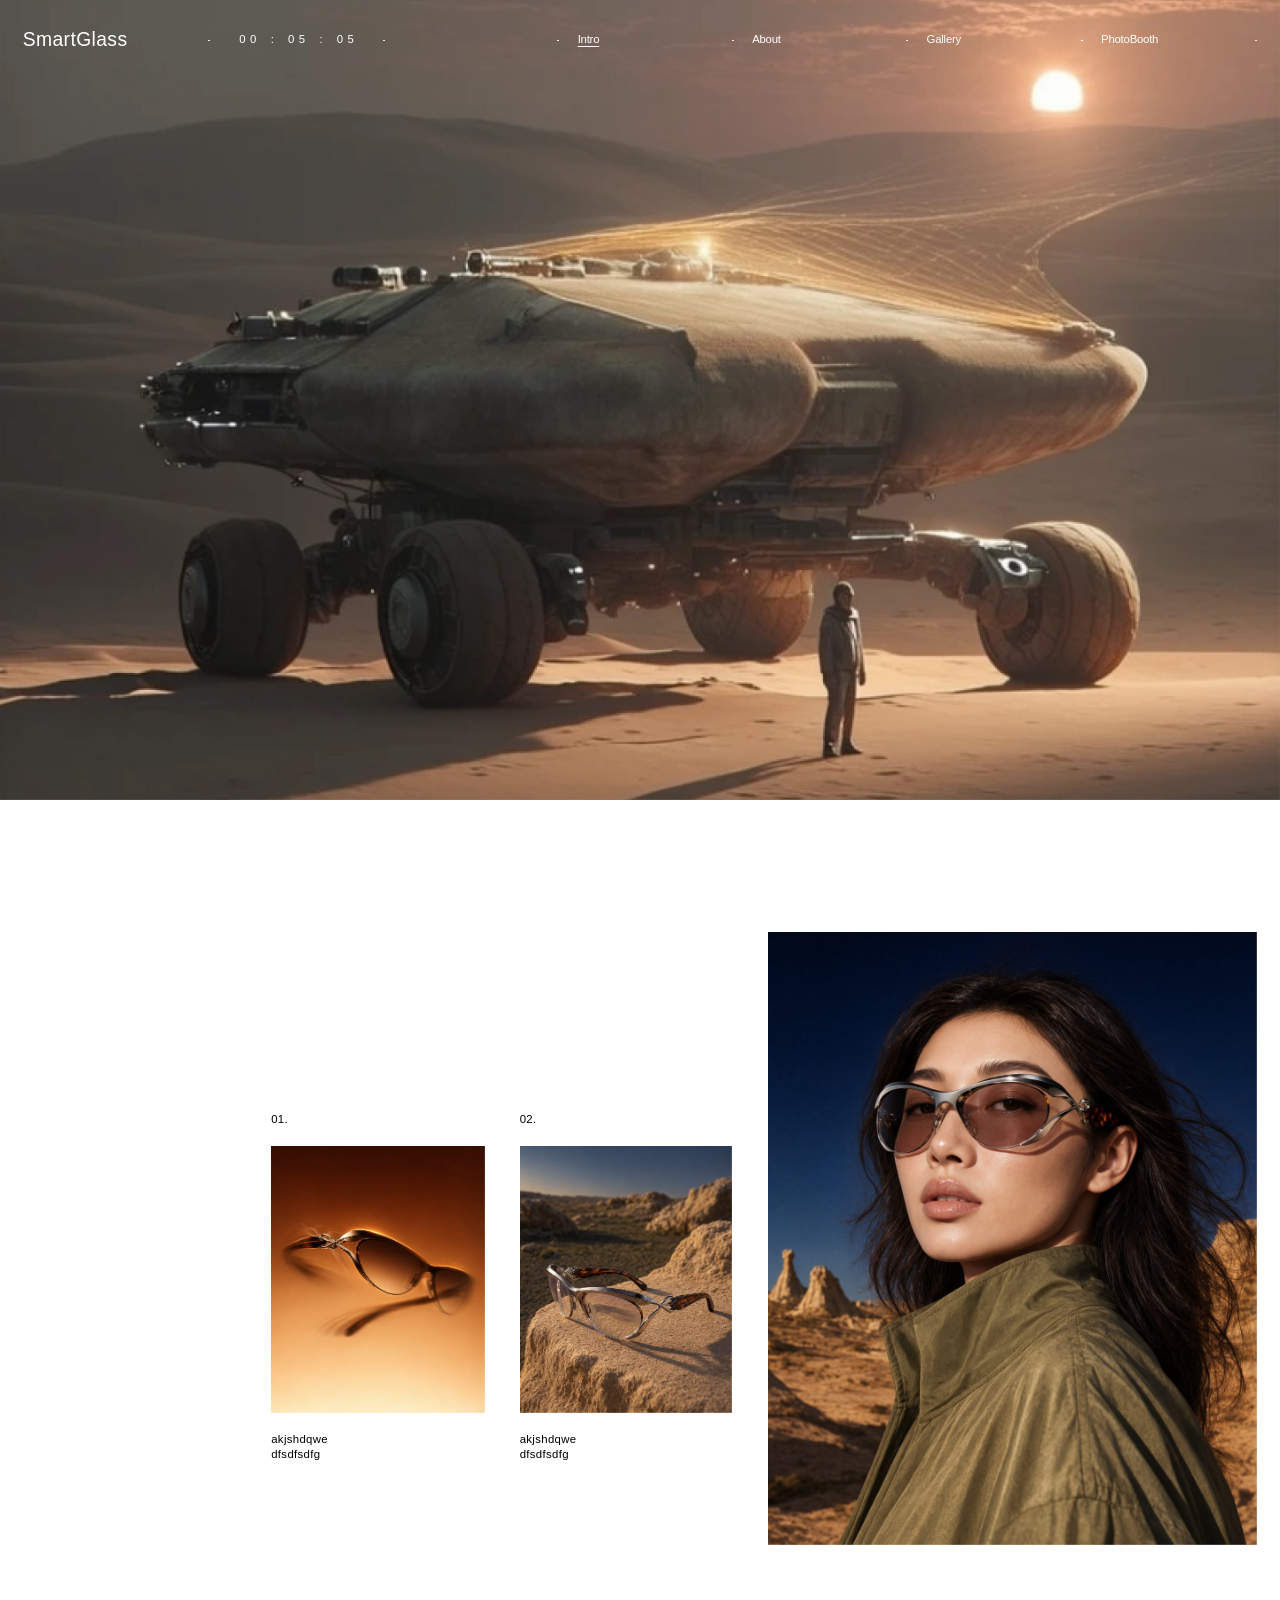
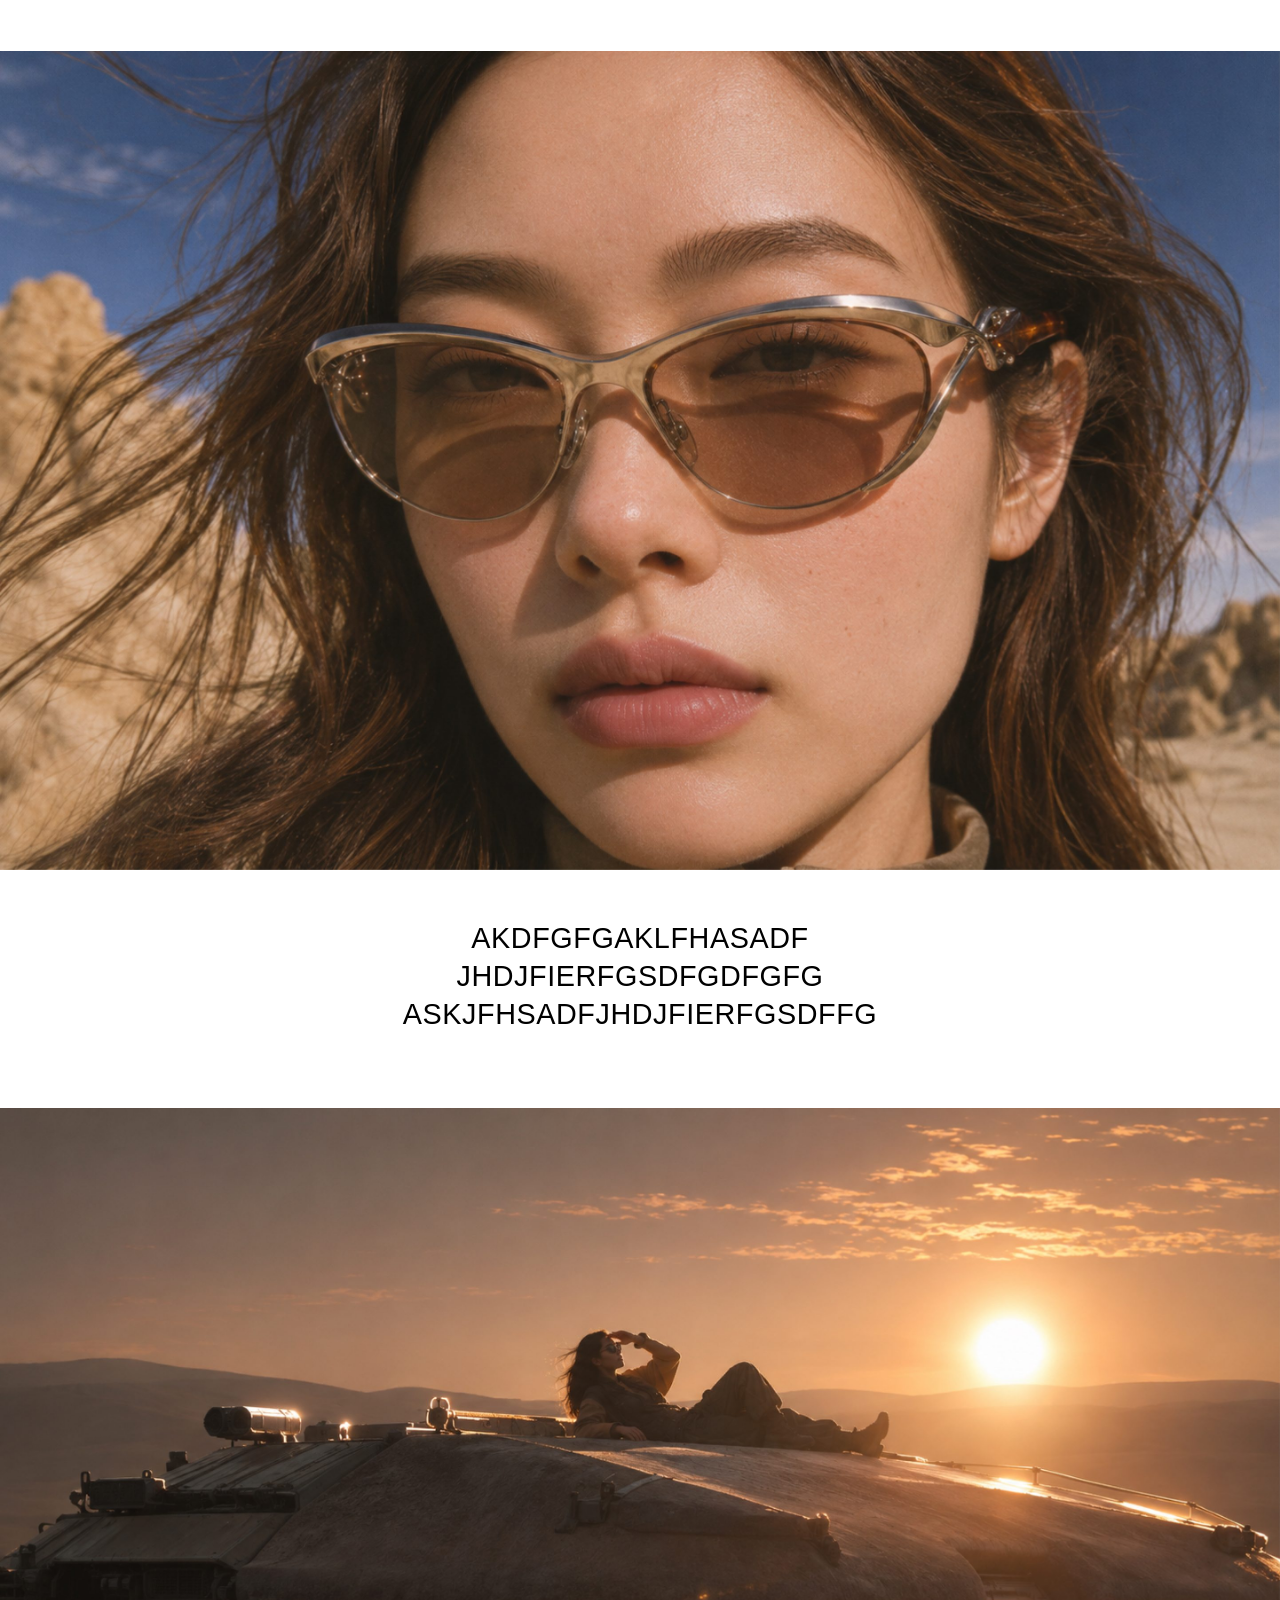
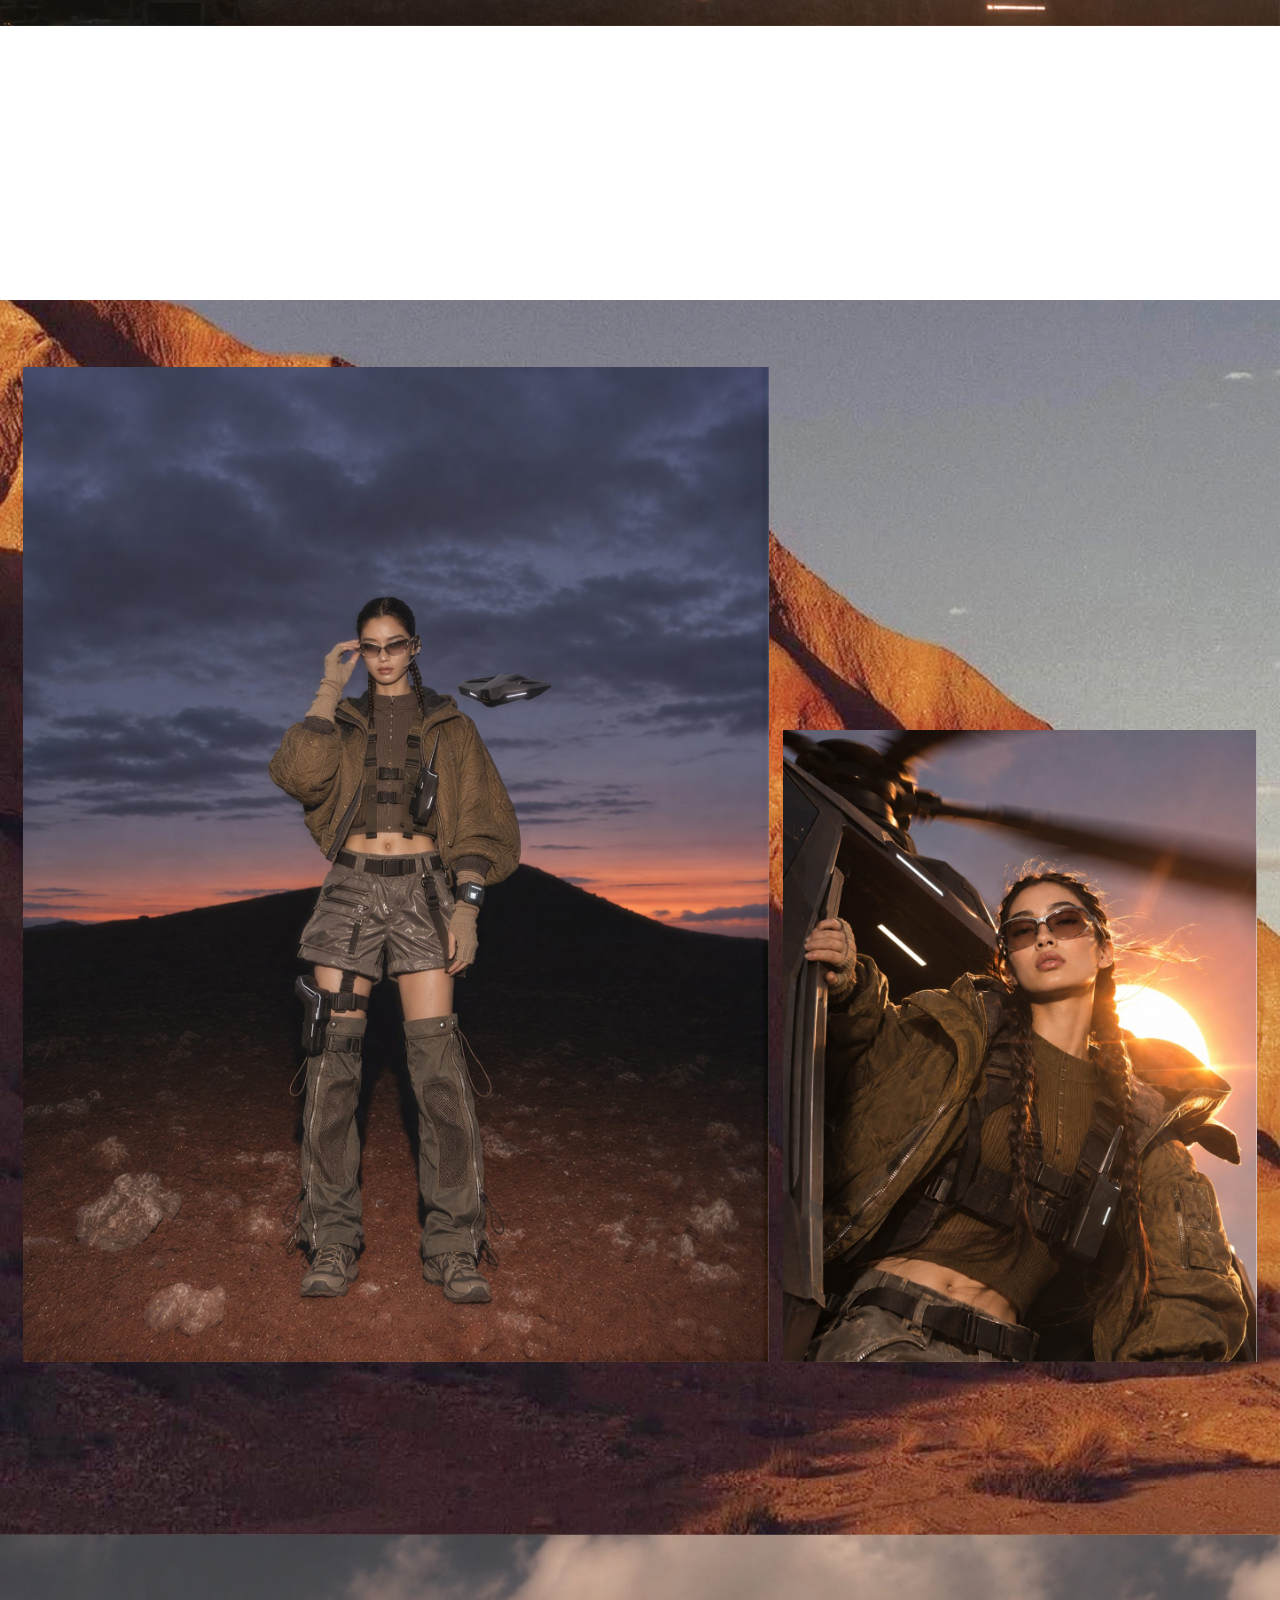
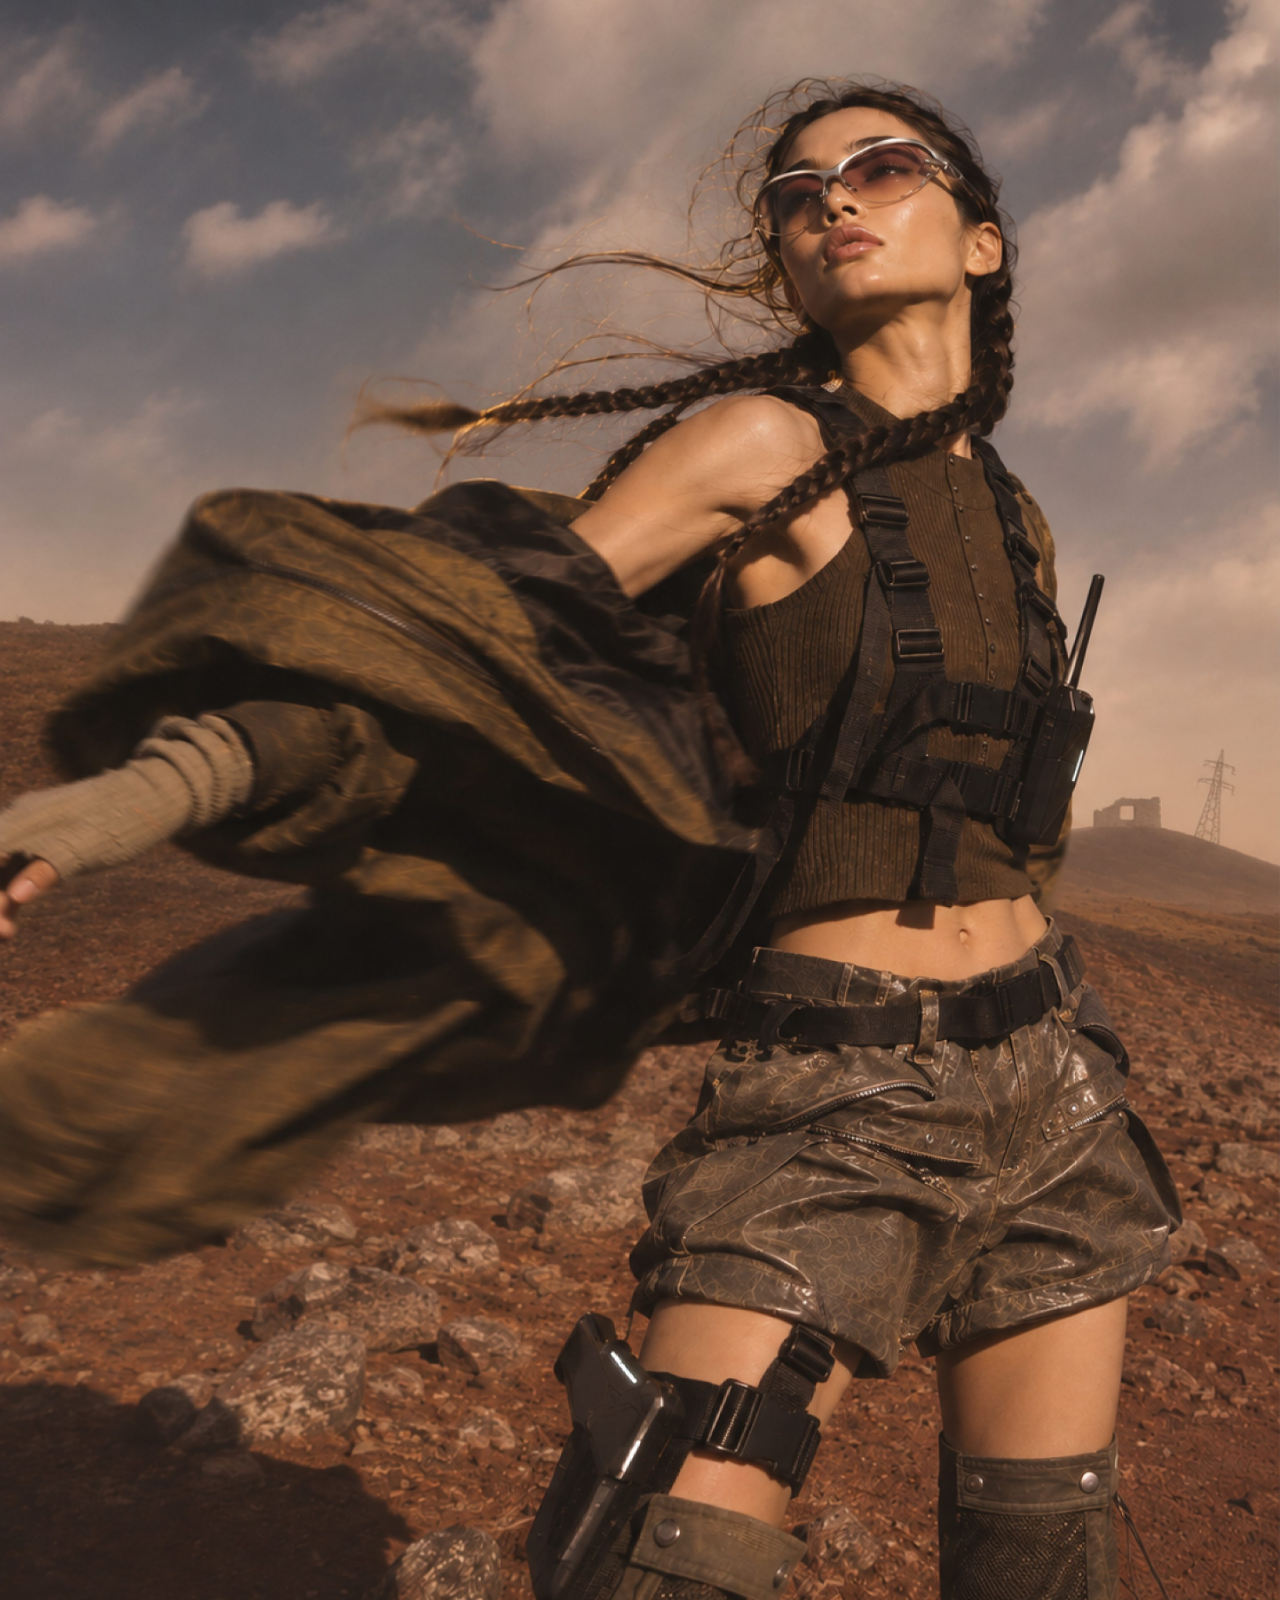
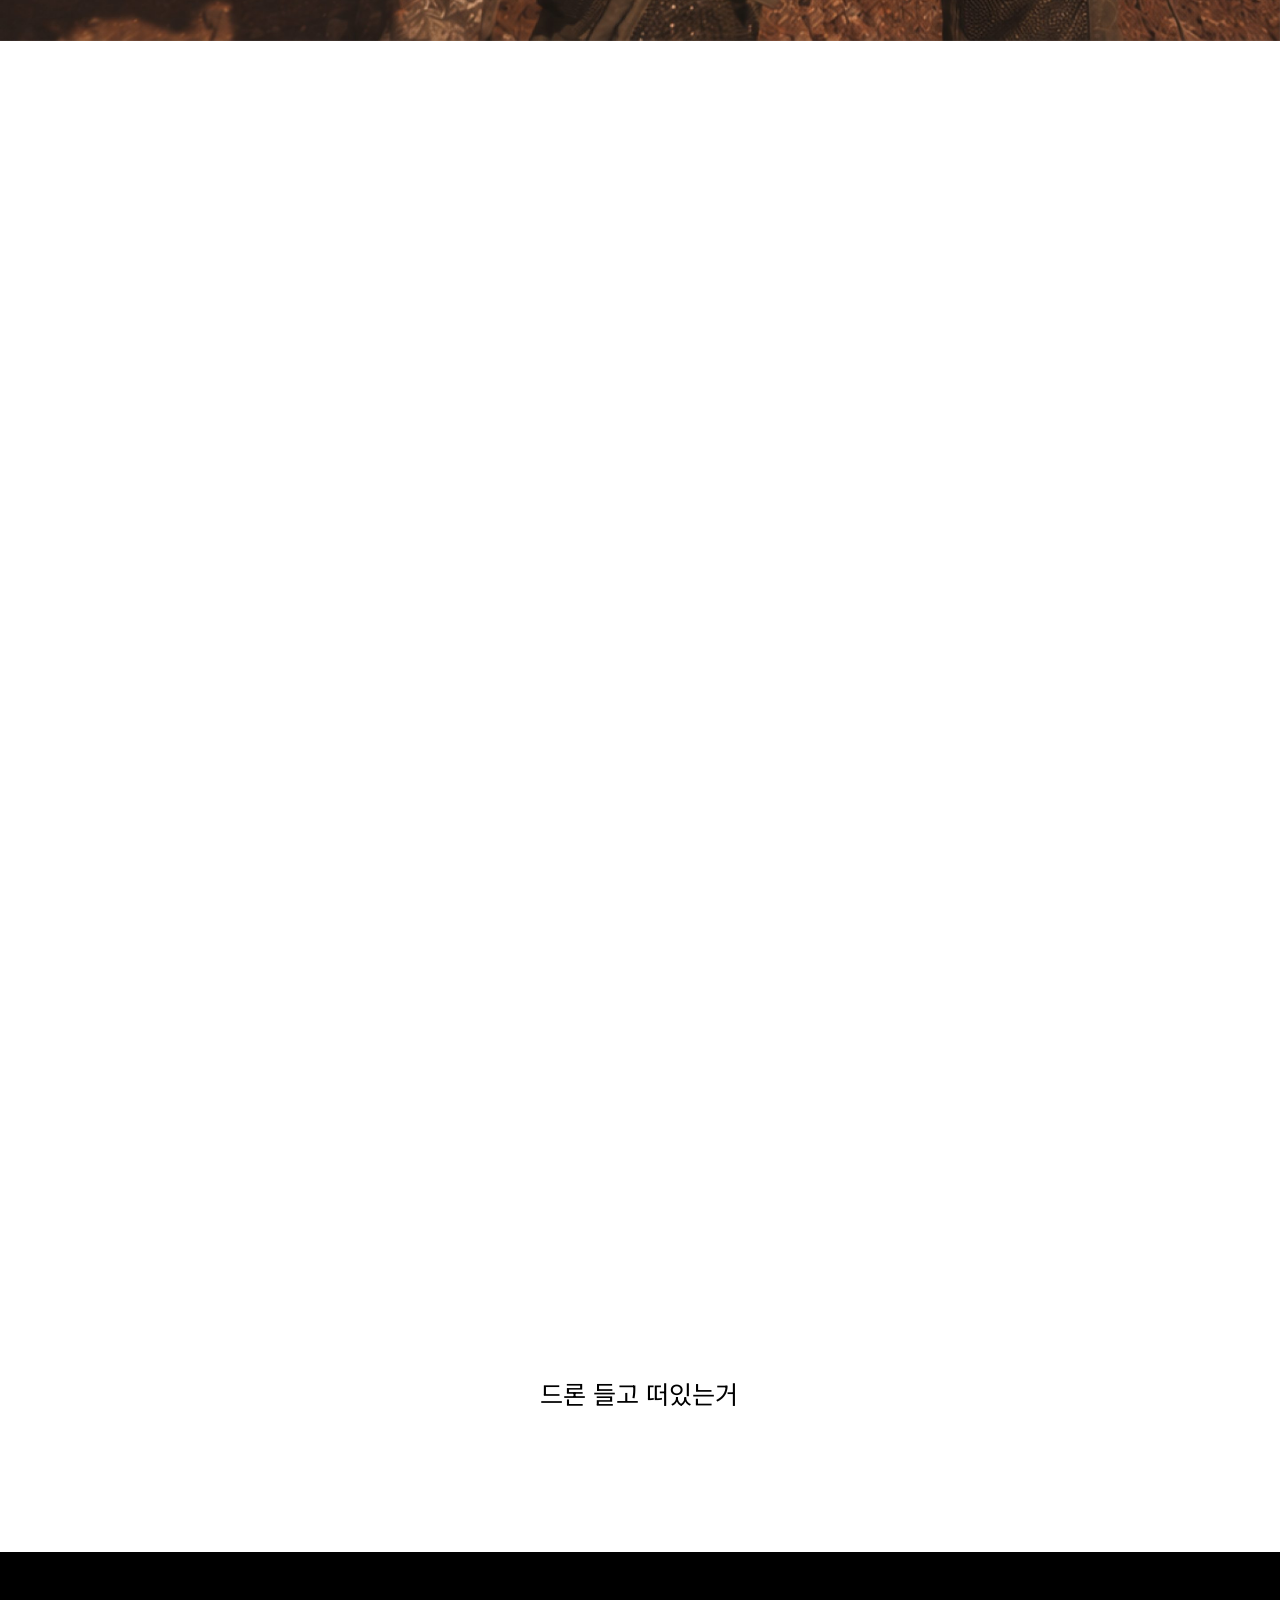
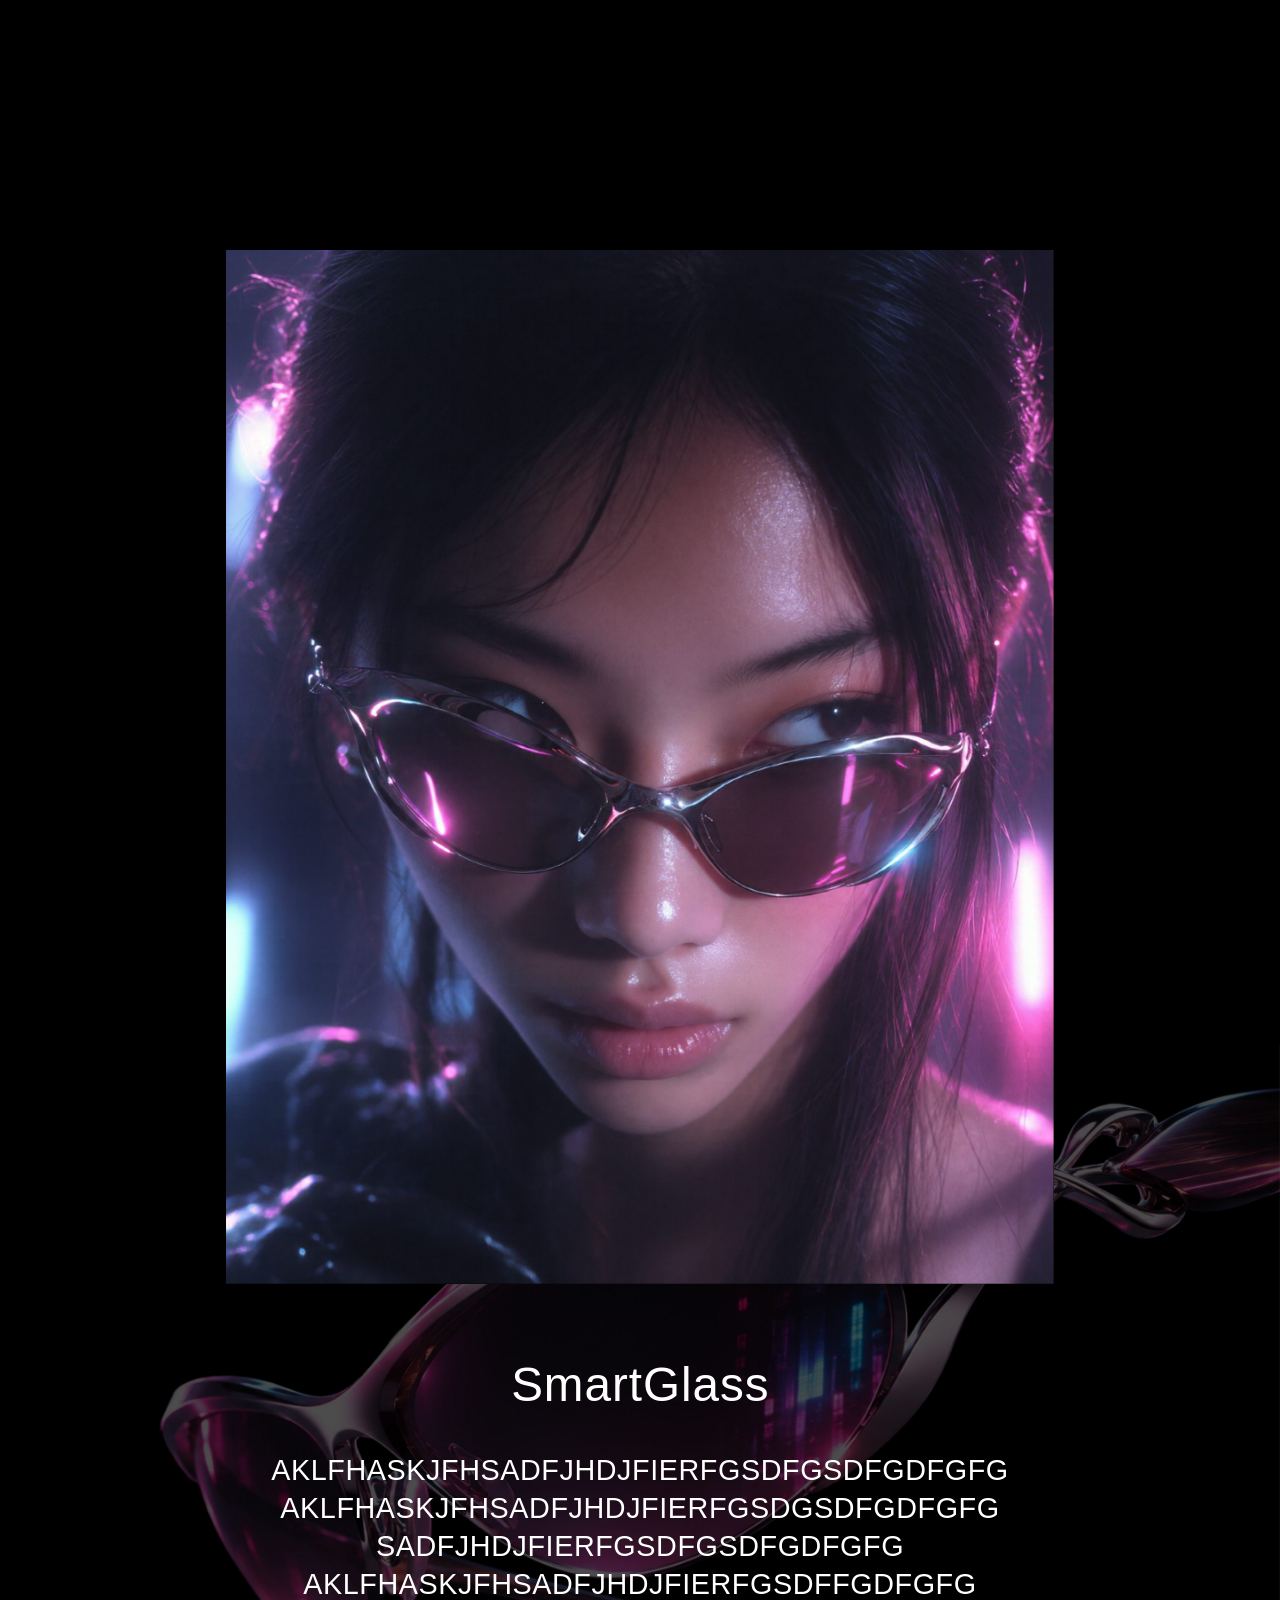
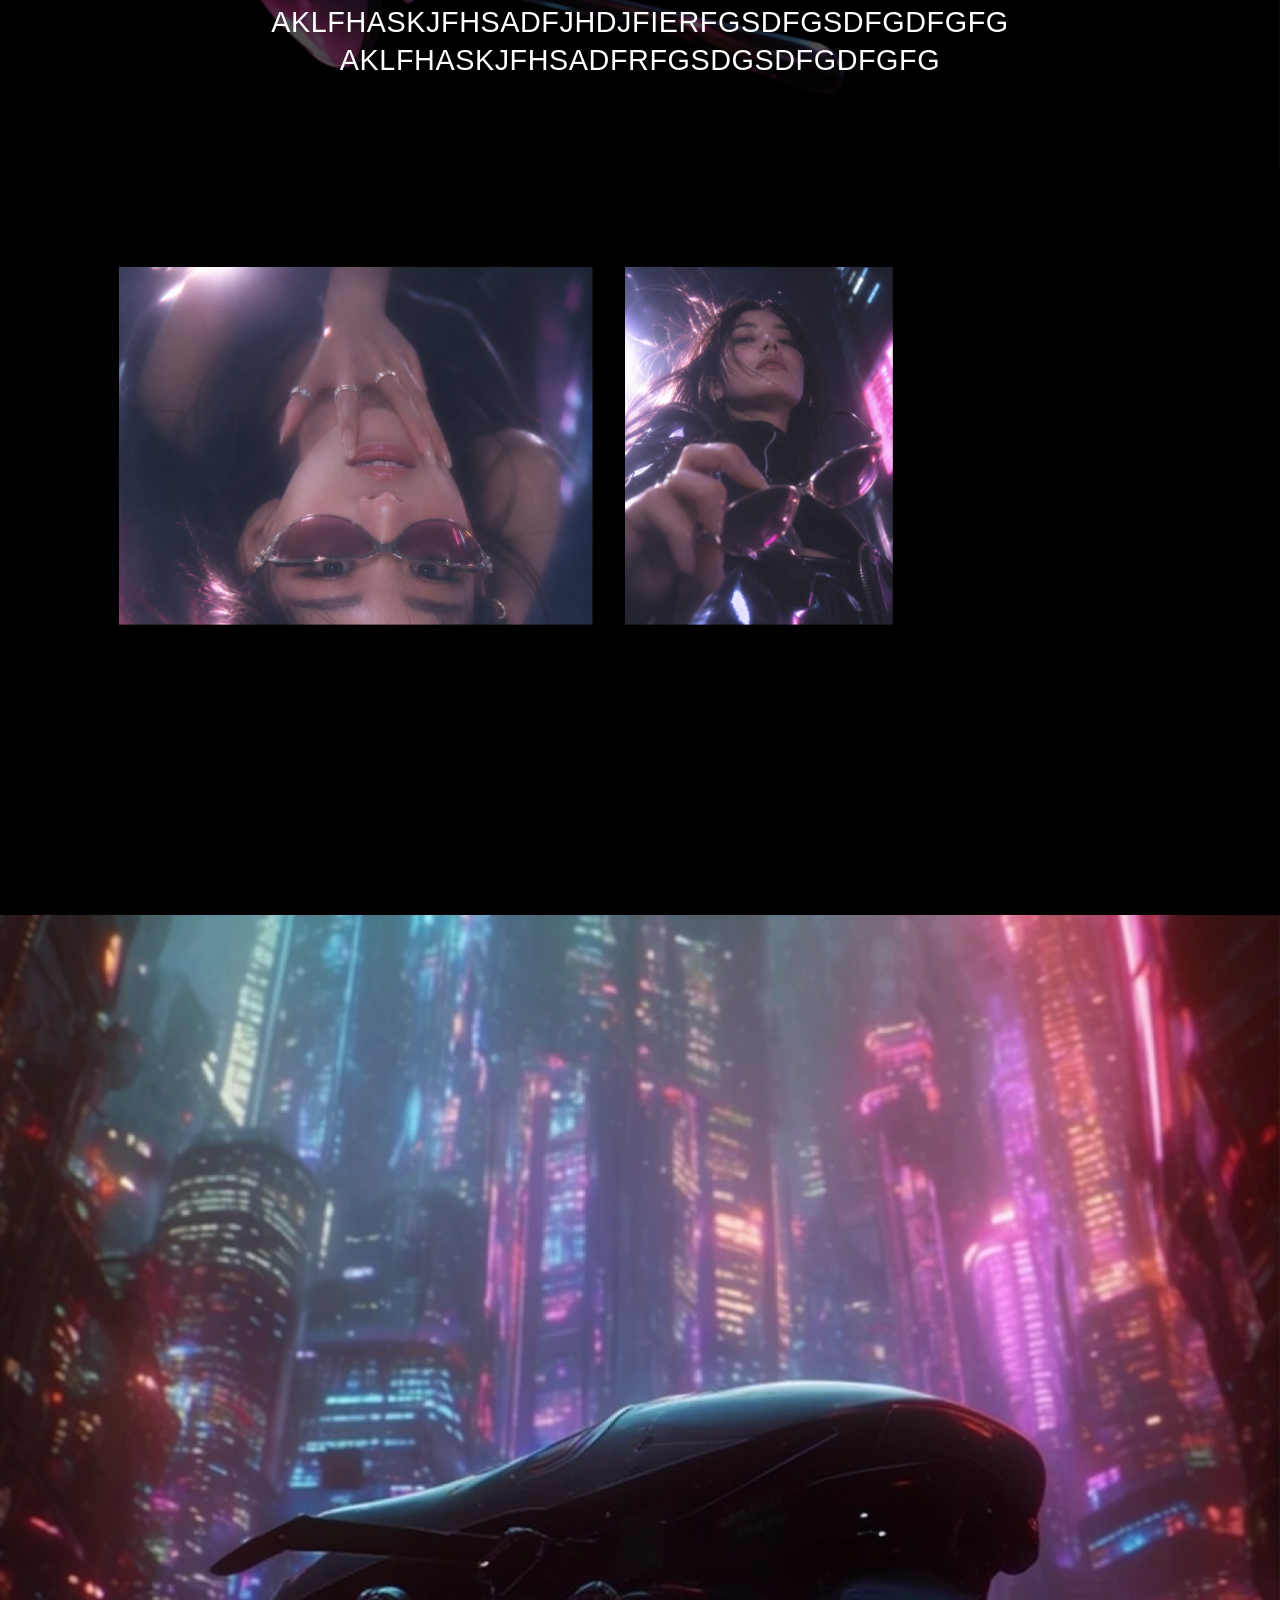
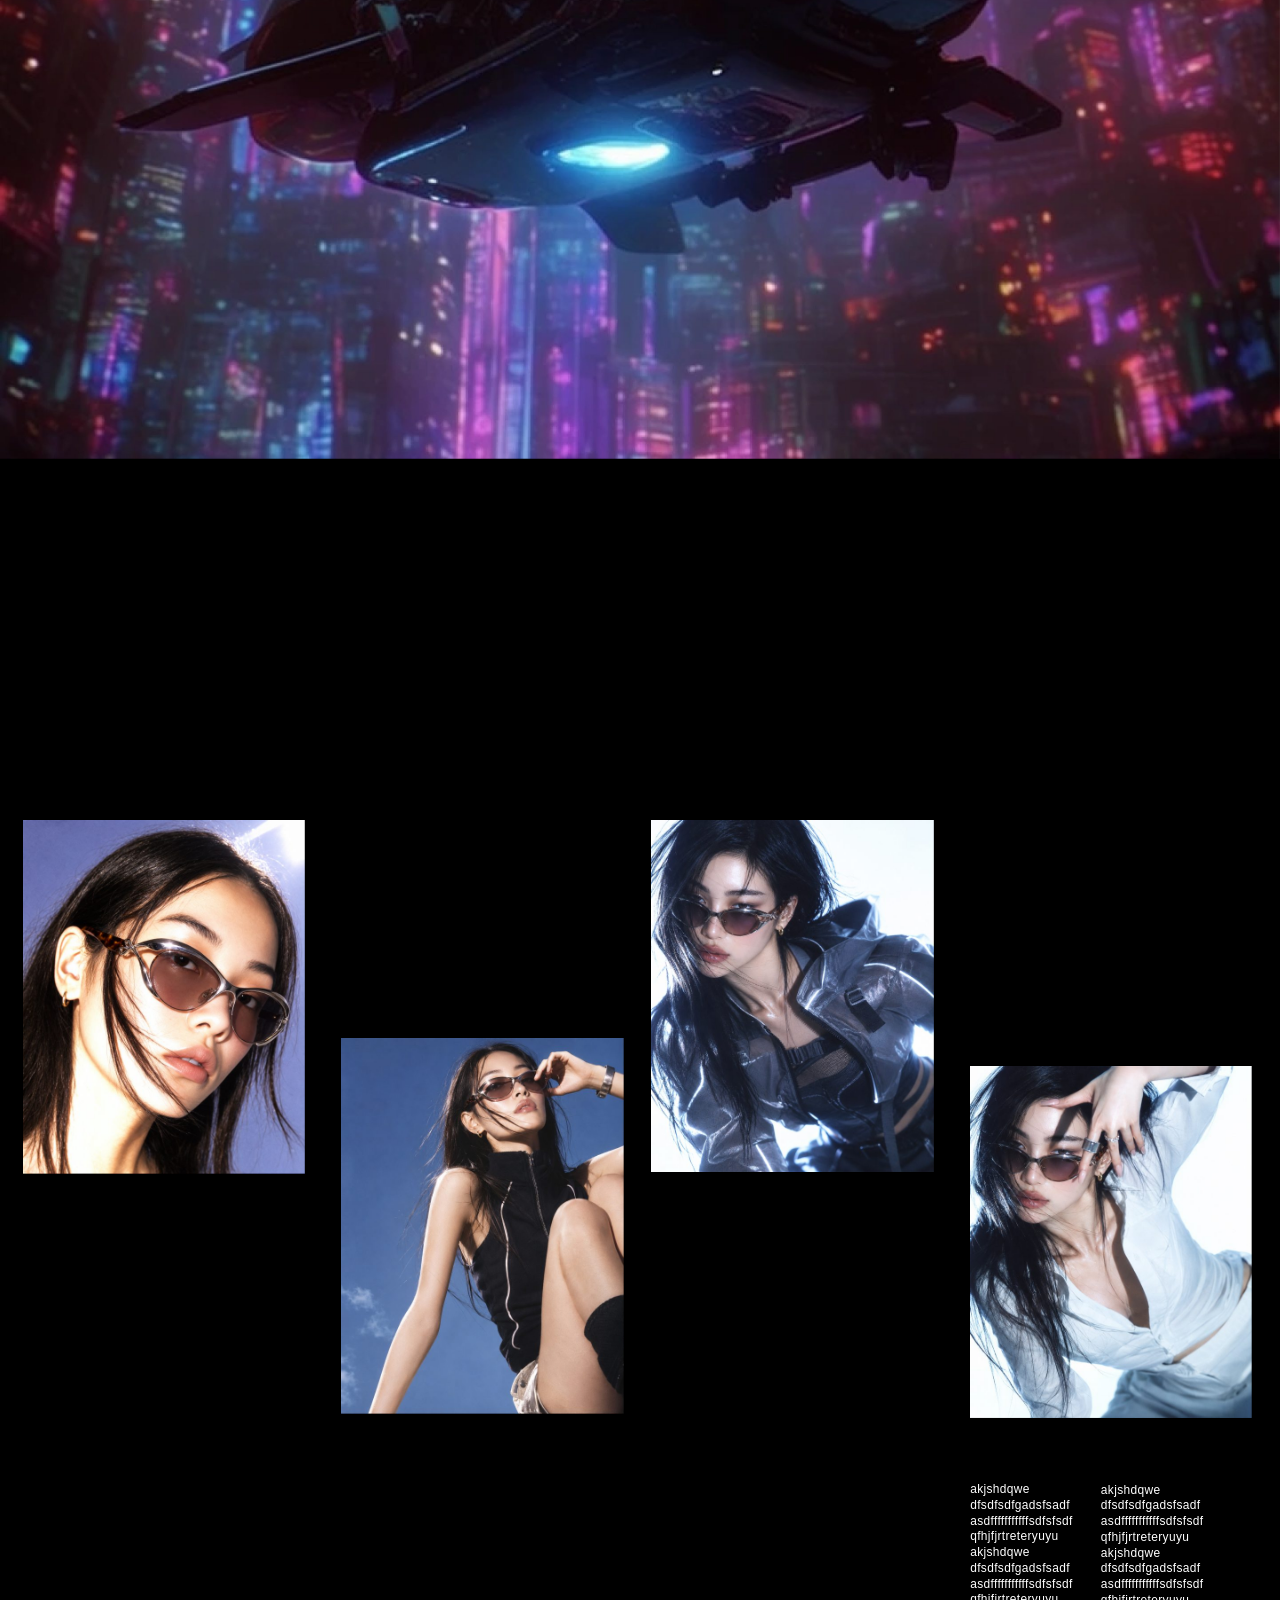
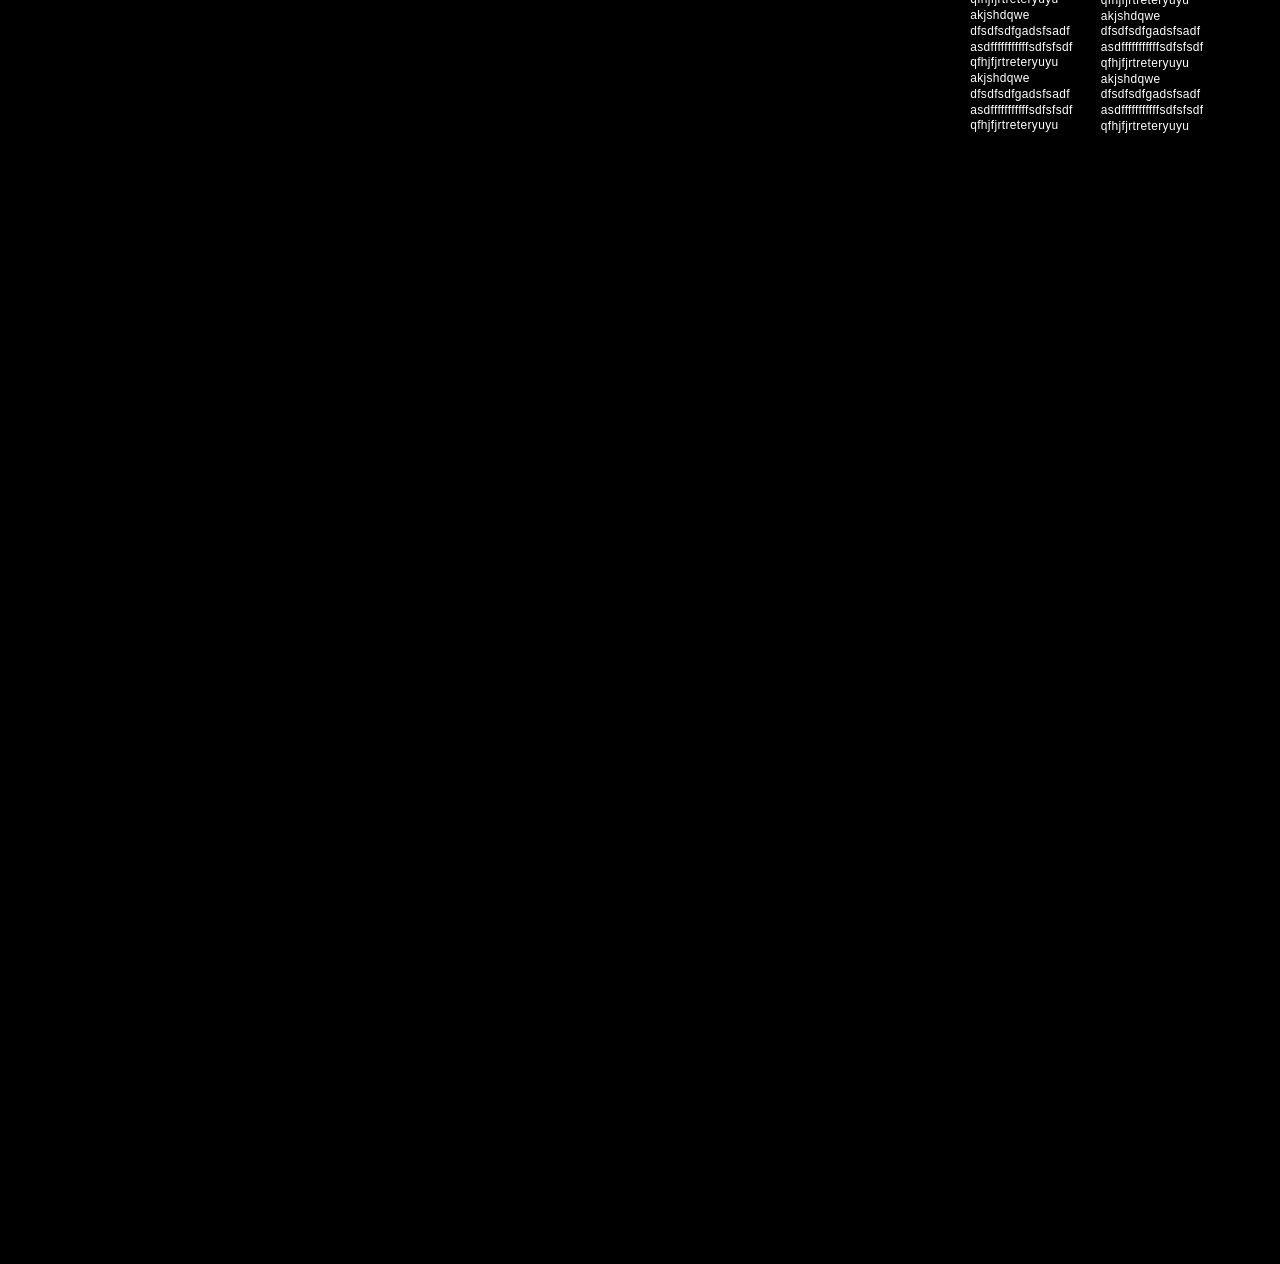
<file: smartglass/index.html>
<!doctype html>
<html lang="ko">
<head>
<meta charset="utf-8">
<meta name="viewport" content="width=device-width, initial-scale=1, viewport-fit=cover">
<title>SmartGlass</title>
<link rel="preconnect" href="https://fonts.googleapis.com">
<link rel="preconnect" href="https://fonts.gstatic.com" crossorigin>
<link href="https://fonts.googleapis.com/css2?family=Inter:wght@400&family=Noto+Sans+KR:wght@400&display=swap" rel="stylesheet">
<link rel="stylesheet" href="css/style.css">
</head>
<body>
<!--
  숫자 읽는 법: 피그마 프레임 폭 11261을 화면 폭 전체로 보고, 모든 위치와 크기를 같은 단위로 적었어요.
  --x 왼쪽, --y 위, --w 폭, --h 높이. 피그마에서 레이어를 선택했을 때 보이는 X, Y, W, H 값을 그대로 옮기면 돼요.
-->

<!-- ============ 상단바: 스크롤해도 맨 위에 붙어 있어요 ============ -->
<header class="topbar" data-theme="intro">
  <a class="a logo" href="#intro" style="--x:200;--y:234">SmartGlass</a>
  <i class="a dot" style="--x:1834"></i>
  <div class="a tc" style="--x:2105;--y:281" aria-label="타임코드"><span class="n">01</span><span class="c" style="--o:276">:</span><span class="n" style="--o:429">01</span><span class="c" style="--o:705">:</span><span class="n" style="--o:858">01</span></div>
  <i class="a dot" style="--x:3369"></i>
  <nav aria-label="주 메뉴">
    <i class="a dot" style="--x:4904"></i>
    <a class="a nav" href="#intro" style="--x:5082;--y:281">Intro</a>
    <i class="a dot" style="--x:6439"></i>
    <a class="a nav" href="#about" style="--x:6617;--y:281">About</a>
    <i class="a dot" style="--x:7974"></i>
    <a class="a nav" href="#chapter1" style="--x:8152;--y:281">Gallery</a>
    <i class="a dot" style="--x:9509"></i>
    <a class="a nav" href="#chapter2" style="--x:9687;--y:281">PhotoBooth</a>
  </nav>
  <i class="a dot" style="--x:11044"></i>
</header>

<!-- ============ 영상 인트로 ============ -->
<section class="sec intro" id="intro" style="--h:7038">
  <!-- 영상을 넣으려면 video 폴더에 파일을 올리고 아래 source 줄의 주석을 풀어 주세요 -->
  <video class="a box media kenburns" style="--x:0;--y:0;--w:11261;--h:7038" poster="img/intro-desert.jpg" autoplay muted loop playsinline>
    <!-- <source src="video/intro.mp4" type="video/mp4"> -->
  </video>

</section>

<!-- ============ 챕터 1 (흰 바탕) ============ -->
<section class="sec chapter1" id="chapter1" style="--h:62918">
  <img class="a box reveal" style="--x:0;--y:23751;--w:11261;--h:10866" data-title="Red Canyon" data-layer="image 128" data-desc="붉은 협곡과 사막 하늘. 챕터1 가운데를 받치는 배경 사진." src="img/c1-desert-bg.jpg" alt="사막 풍경" loading="lazy">

  <p class="a t num" style="--x:2386;--y:2742">01.</p>
  <p class="a t num" style="--x:2386;--y:5564">akjshdqwe
dfsdfsdfg</p>
  <p class="a t num" style="--x:4572;--y:5564">akjshdqwe
dfsdfsdfg</p>
  <p class="a t num" style="--x:4572;--y:2742">02.</p>

  <img class="a box reveal" style="--x:6759;--y:1160;--w:4303;--h:5397" data-title="Sand Veil" data-layer="image 95" data-desc="사암 바위 앞, 올리브색 재킷에 투명한 브라운 렌즈 선글라스." src="img/c1-portrait.jpg" alt="사막에서 선글라스를 쓴 인물" loading="lazy">
  <img class="a box reveal" style="--x:4572;--y:3046;--w:1870;--h:2346" data-title="Dune Frame" data-layer="image 114" data-desc="사막 바위 위에 놓인 투명 프레임 안경." src="img/c1-thumb-02.jpg" alt="" loading="lazy">
  <img class="a box reveal" style="--x:2386;--y:3046;--w:1878;--h:2346" data-title="Amber Lens" data-layer="image 115" data-desc="호박색 빛 속에 떠 있는 브라운 렌즈 선글라스." src="img/c1-thumb-01.jpg" alt="" loading="lazy">
  <img class="a box reveal" style="--x:0;--y:7483;--w:11261;--h:7210" data-title="Close Light" data-layer="image 124" data-desc="바람에 날리는 머리카락과 투명 브라운 렌즈 클로즈업." src="img/c1-closeup.jpg" alt="선글라스를 쓴 인물 클로즈업" loading="lazy">

  <p class="a t big center" style="--x:3544;--y:15132;--w:4173">akdfgfgaklfhasadf
jhdjfierfgsdfgdfgfg
askjfhsadfjhdjfierfgsdffg</p>

  <img class="a box reveal" style="--x:0;--y:16784;--w:11261;--h:4558" data-title="Sunset Ride" data-layer="image 150" data-desc="해 지는 사막, 장갑차 위에 누워 하늘을 보는 인물." src="img/c1-wide.jpg" alt="노을 진 사막의 장갑차 위 인물" loading="lazy">
  <img class="a box reveal" style="--x:200;--y:24346;--w:6566;--h:8754" data-title="Dusk Patrol" data-layer="image 152" data-desc="붉은 화산 언덕 위, 카고 셋업에 선글라스를 쓴 모델. 뒤로 드론이 떠 있어요." src="img/c1-look-a.jpg" alt="해 질 녘 언덕에 선 모델" loading="lazy">
  <img class="a box reveal" style="--x:6889;--y:27538;--w:4172;--h:5562" data-title="Rotor" data-layer="image 155" data-desc="헬기 문에 매달린 모델, 노을을 등진 선글라스." src="img/c1-look-b.jpg" alt="헬기에 매달린 모델" loading="lazy">
  <img class="a box reveal" style="--x:0;--y:34617;--w:11261;--h:15015" data-title="Windward" data-layer="image 160" data-desc="바람에 날리는 망토와 땋은 머리, 사막 언덕 위의 모델." src="img/c1-finale.jpg" alt="바람 부는 언덕 위 모델" loading="lazy">

  <p class="a t ko" style="--x:4755;--y:61408;--fs:221.1">드론 들고 떠있는거</p>
</section>

<!-- ============ 챕터 2 (검은 바탕) ============ -->
<section class="sec chapter2" id="chapter2" style="--h:53777">
  <img class="a box" style="--x:191;--y:9610;--w:11070;--h:6373" data-title="City Haze" data-layer="image 123" data-desc="네온 도시를 30% 투명도로 깐 챕터2 배경." src="img/c2-city-bg.jpg" alt="" loading="lazy">


  <h2 class="a t" style="--x:4497;--y:12334;--fs:419.2;--ls:.02em">SmartGlass</h2>
  <img class="a box reveal" style="--x:1992;--y:2625;--w:7278;--h:9095" data-title="Neon Gaze" data-layer="image 122" data-desc="보랏빛 네온 아래, 크롬 프레임 고글형 선글라스." src="img/c2-portrait.jpg" alt="네온 도시 속 선글라스를 쓴 인물" loading="lazy">
  <img class="a box reveal" style="--x:1049;--y:16853;--w:4165;--h:3149" data-title="Upside" data-layer="image 117" data-desc="거꾸로 누운 인물과 크롬 선글라스." src="img/c2-thumb-01.jpg" alt="" loading="lazy">
  <img class="a box reveal" style="--x:5496;--y:16853;--w:2362;--h:3149" data-title="Chrome Night" data-layer="image 118" data-desc="밤 조명 아래 선글라스를 고쳐 쓰는 손." src="img/c2-thumb-02.jpg" alt="" loading="lazy">
  <p class="a t big center" style="--x:2386;--y:13198;--w:6489">aklfhaskjfhsadfjhdjfierfgsdfgsdfgdfgfg
aklfhaskjfhsadfjhdjfierfgsdgsdfgdfgfg
sadfjhdjfierfgsdfgsdfgdfgfg
aklfhaskjfhsadfjhdjfierfgsdffgdfgfg
aklfhaskjfhsadfjhdjfierfgsdfgsdfgdfgfg
aklfhaskjfhsadfrfgsdgsdfgdfgfg</p>
  <img class="a box reveal" style="--x:0;--y:22550;--w:11261;--h:10068" data-title="Night Flyer" data-layer="image 42" data-desc="네온 빌딩 사이를 나는 비행체." src="img/c2-flyer.jpg" alt="네온 도시 위를 나는 비행체" loading="lazy">
  <img class="a box reveal" style="--x:3004;--y:37710;--w:2482;--h:3309" data-title="Look 02" data-layer="image 116" data-desc="푸른 하늘 아래 검은 탑을 입고 앉은 모델." src="img/c2-look-02.jpg" alt="" loading="lazy">
  <img class="a box reveal" style="--x:200;--y:35791;--w:2482;--h:3114" data-title="Look 01" data-layer="create_a_striking_high-fashion…" data-desc="흰 배경, 갈색 렌즈 선글라스를 쓴 인물." src="img/c2-look-01.jpg" alt="" loading="lazy">
  <img class="a box reveal" style="--x:5730;--y:35791;--w:2483;--h:3102" data-title="Look 03" data-layer="image 148" data-desc="메탈릭 재킷과 선글라스를 쓴 모델." src="img/c2-look-03.jpg" alt="" loading="lazy">
  <img class="a box reveal" style="--x:8535;--y:37954;--w:2482;--h:3101" data-title="Look 04" data-layer="image 149" data-desc="흰 셔츠, 선글라스에 손을 댄 포즈." src="img/c2-look-04.jpg" alt="" loading="lazy">
  <p class="a t small" style="--x:8535;--y:41477">
akjshdqwe
dfsdfsdfgadsfsadf
asdfffffffffffsdfsfsdf
qfhjfjrtreteryuyu
akjshdqwe
dfsdfsdfgadsfsadf
asdfffffffffffsdfsfsdf
qfhjfjrtreteryuyu
akjshdqwe
dfsdfsdfgadsfsadf
asdfffffffffffsdfsfsdf
qfhjfjrtreteryuyu
akjshdqwe
dfsdfsdfgadsfsadf
asdfffffffffffsdfsfsdf
qfhjfjrtreteryuyu</p>
  <p class="a t small" style="--x:9685;--y:41482">
akjshdqwe
dfsdfsdfgadsfsadf
asdfffffffffffsdfsfsdf
qfhjfjrtreteryuyu
akjshdqwe
dfsdfsdfgadsfsadf
asdfffffffffffsdfsfsdf
qfhjfjrtreteryuyu
akjshdqwe
dfsdfsdfgadsfsadf
asdfffffffffffsdfsfsdf
qfhjfjrtreteryuyu
akjshdqwe
dfsdfsdfgadsfsadf
asdfffffffffffsdfsfsdf
qfhjfjrtreteryuyu</p>
</section>

<span id="about"></span>

<!-- ============ 그리드 보기 ============
  챕터1이나 챕터2로 넘어가면 화면 아래에 작은 그리드 버튼이 떠요.
  누르면 그 챕터의 사진들이 제자리에서 날아와 그리드로 모이고, 다시 누르면 원래 자리로 돌아가요. -->
<div class="gridview" hidden>
  <div class="ggrid" data-size="100"></div>
</div>
<div class="gdock">
  <button type="button" class="gd-toggle" aria-pressed="false" aria-label="그리드로 보기">
    <svg class="i-grid" width="14" height="14" viewBox="0 0 14 14" aria-hidden="true"><rect width="6" height="6"/><rect x="8" width="6" height="6"/><rect y="8" width="6" height="6"/><rect x="8" y="8" width="6" height="6"/></svg>
    <svg class="i-close" width="14" height="14" viewBox="0 0 14 14" aria-hidden="true"><path d="M2 2l10 10M12 2L2 12"/></svg>
  </button>
  <!-- 버튼을 더하거나 빼려면 data-size 값과 css의 같은 숫자 줄을 함께 고쳐요 -->
  <div class="gsize" role="group" aria-label="그리드 크기">
    <button type="button" data-size="50">50%</button>
    <button type="button" data-size="75">75%</button>
    <button type="button" data-size="100" class="active" aria-pressed="true">100%</button>
    <button type="button" data-size="125">125%</button>
    <button type="button" data-size="150">150%</button>
  </div>
</div>

<!-- ============ 사진 크게 보기: 사진을 누르면 열려요 ============
  사진 정보는 각 img의 data-title(제목), data-desc(설명), data-layer(피그마 레이어 이름)에서 가져와요. -->
<div class="lightbox" hidden role="dialog" aria-modal="true" aria-label="사진 크게 보기">
  <div class="lb-stage"><img class="lb-img" alt=""></div>
  <aside class="lb-info">
    <p class="lb-no"></p>
    <h3 class="lb-title"></h3>
    <p class="lb-desc"></p>
    <dl class="lb-props"></dl>
    <div class="lb-nav">
      <button type="button" class="lb-prev" aria-label="이전 사진">←</button>
      <button type="button" class="lb-next" aria-label="다음 사진">→</button>
      <button type="button" class="lb-close" aria-label="닫기">닫기 ✕</button>
    </div>
  </aside>
</div>

<div class="cursor" aria-hidden="true"></div>
<script src="js/vendor/gsap.min.js"></script>
<script src="js/vendor/Flip.min.js"></script>
<script src="js/main.js"></script>
</body>
</html>
</file>
<file: smartglass/css/style.css>
/* SmartGlass: 피그마 '영상 · 챕터1 · 챕터2' 프레임을 그대로 옮긴 페이지
   모든 위치와 크기는 피그마 프레임 폭 11261을 기준으로 한 숫자예요.
   1 단위 = 화면 폭 / 11261. 1440px 화면에서 100 단위는 약 12.8px이에요. */

:root{
  --u: calc(100vw / 11261);
  --black: #000;
  --white: #fff;
  --gray: #D9D9D9;                 /* 피그마 회색 도형 */
  --sans: "Helvetica Neue", Helvetica, Arial, "Noto Sans KR", sans-serif;
  --ko: Inter, "Noto Sans KR", "Apple SD Gothic Neo", sans-serif;
}

*{box-sizing:border-box;margin:0;padding:0}
html{scroll-behavior:smooth}
body{background:var(--white);color:var(--black);font-family:var(--sans);-webkit-font-smoothing:antialiased;overflow-x:hidden}
a{color:inherit;text-decoration:none}
img,video{display:block}

/* 섹션: 높이는 각 section의 --h */
.sec{position:relative;width:100%;height:calc(var(--h) * var(--u));overflow:hidden}
.intro{background:var(--white);color:var(--white)}
.chapter1{background:var(--white);color:var(--black)}
.chapter2{background:var(--black);color:var(--white)}

/* 자리 잡기: --x, --y, (--w, --h) */
.a{position:absolute;left:calc(var(--x) * var(--u));top:calc(var(--y, 0) * var(--u))}
.box{width:calc(var(--w) * var(--u));height:calc(var(--h) * var(--u))}
img.box,video.box{object-fit:cover}
.ph{background:var(--gray)}

/* 상단바: 화면 맨 위에 고정. 바탕 투명도는 아래 rgba의 마지막 숫자(.5 = 50%)예요. 지금 보는 섹션에 맞춰 색이 바뀌어요
   (인트로: 투명 + 흰 글자, 챕터1: 흰 바탕 + 검은 글자, 챕터2: 검은 바탕 + 흰 글자) */
.topbar{position:fixed;inset:0 0 auto 0;height:calc(640 * var(--u));z-index:10;color:var(--white);
  transition:background-color .35s ease, color .35s ease;-webkit-backdrop-filter:blur(14px);backdrop-filter:blur(14px)}
.topbar[data-theme="intro"]{background:transparent;-webkit-backdrop-filter:none;backdrop-filter:none}
.topbar[data-theme="chapter1"]{background:rgba(255,255,255,.5);color:var(--black)}
.topbar[data-theme="chapter2"]{background:rgba(0,0,0,.5);color:var(--white)}
.logo{font-size:calc(170 * var(--u));line-height:1.32;letter-spacing:.02em;white-space:nowrap}
.nav.on{text-decoration:underline;text-underline-offset:.25em;text-decoration-thickness:1px}
.nav{font-size:calc(100 * var(--u));line-height:1.32;letter-spacing:-.02em;white-space:nowrap;transition:opacity .2s}
.nav:hover{opacity:.5}
.dot{--y:348;width:calc(17 * var(--u));height:calc(17 * var(--u));border-radius:50%;background:currentColor}
.tc{font-size:calc(100 * var(--u));line-height:1.32;height:calc(132 * var(--u));width:calc(1009 * var(--u));font-variant-numeric:tabular-nums}
.tc span{position:absolute;top:0;left:calc(var(--o, 0) * var(--u))}
.tc .n{letter-spacing:.39em}
.tc .c{letter-spacing:-.02em}

/* 글자 */
.t{font-size:calc(var(--fs, 100) * var(--u));line-height:1.32;letter-spacing:var(--ls, .03em);white-space:pre;font-weight:400}
.t.ko{font-family:var(--ko);line-height:1.21;letter-spacing:0}
.t.big{font-size:calc(253.05 * var(--u));letter-spacing:.02em;text-transform:uppercase}
.t.small{font-size:calc(105.2 * var(--u))}
.t.center{text-align:center;width:calc(var(--w) * var(--u))}

/* 그리드 보기: 챕터 위에 덮이는 화면 */
.gridview{position:fixed;inset:0;z-index:9;overflow-y:auto;overscroll-behavior:contain;
  padding:calc(900 * var(--u)) calc(200 * var(--u)) 120px;background:transparent;transition:background-color .7s ease}
.gridview[data-theme="chapter1"]{color:var(--black)}
.gridview[data-theme="chapter2"]{color:var(--white)}
.gridview.on[data-theme="chapter1"]{background:var(--white)}
.gridview.on[data-theme="chapter2"]{background:var(--black)}
html.grid-open{overflow:hidden}
html.flipping .reveal{transition:none}

/* 그리드 칸 수: data-size 값마다 한 줄에 놓이는 사진 수예요 */
.ggrid{overflow-anchor:none;display:grid;gap:calc(150 * var(--u));align-items:start;grid-template-columns:repeat(var(--cols), minmax(0,1fr))}
.ggrid[data-size="50"]{--cols:16}
.ggrid[data-size="75"]{--cols:10}
.ggrid[data-size="100"]{--cols:8}
.ggrid[data-size="125"]{--cols:6}
.ggrid[data-size="150"]{--cols:4}
.gitem img{display:block;width:100%;height:auto;object-fit:cover}
.gitem figcaption{margin-top:.5em;font-size:11px;letter-spacing:.03em;opacity:.55;font-variant-numeric:tabular-nums;transition:opacity .4s}
.gridview:not(.on) figcaption{opacity:0}
@media (max-width:1024px){
  .ggrid[data-size="50"]{--cols:10}.ggrid[data-size="75"]{--cols:8}.ggrid[data-size="100"]{--cols:6}.ggrid[data-size="125"]{--cols:5}.ggrid[data-size="150"]{--cols:3}
}
@media (max-width:640px){
  .gridview{padding:72px 16px 110px}
  .ggrid{gap:8px}
  .ggrid[data-size="50"]{--cols:5}.ggrid[data-size="75"]{--cols:4}.ggrid[data-size="100"]{--cols:3}.ggrid[data-size="125"]{--cols:2}.ggrid[data-size="150"]{--cols:1}
}

/* 아래쪽 작은 그리드 버튼 (챕터에 들어가면 나타나요) */
.gdock{position:fixed;left:50%;bottom:22px;z-index:11;display:flex;align-items:center;gap:1px;
  border-radius:999px;overflow:hidden;font-size:12px;border:1px solid var(--line);background:var(--line);
  --bg:var(--black);--fg:var(--white);--line:#4c4c4c;
  transform:translate(-50%, 140%);opacity:0;pointer-events:none;
  transition:transform .5s cubic-bezier(.2,.7,.2,1), opacity .4s ease}
.gdock[data-theme="chapter1"]{--bg:var(--white);--fg:var(--black);--line:#cfcfcf}
.gdock.show{transform:translate(-50%, 0);opacity:1;pointer-events:auto}
.gdock button{background:var(--bg);color:var(--fg);border:0;font:inherit;cursor:pointer;height:36px;transition:background-color .2s,color .2s}
.gdock button:focus-visible{outline:2px solid var(--fg);outline-offset:-4px}
.gd-toggle{width:44px;display:grid;place-items:center}
.gd-toggle svg{fill:currentColor;stroke:currentColor;stroke-width:1.6}
.gd-toggle .i-grid{stroke:none}
.gd-toggle .i-close,.gdock.open .gd-toggle .i-grid{display:none}
.gdock.open .gd-toggle .i-close{display:block}
.gsize{display:flex;gap:1px;max-width:0;overflow:hidden;transition:max-width .5s cubic-bezier(.2,.7,.2,1)}
.gdock.open .gsize{max-width:400px}
.gsize button{padding:0 1.05em;white-space:nowrap;font-variant-numeric:tabular-nums}
.gsize button.active{background:var(--fg);color:var(--bg)}
@media (hover:hover) and (pointer:fine){.gdock button:not(.active):hover{opacity:.7}}

/* 사진 크게 보기 */
section img[data-title],.gitem img{cursor:zoom-in}
.lightbox{position:fixed;inset:0;z-index:30;display:grid;grid-template-columns:minmax(0,1fr) 340px;
  --bg:#fff;--fg:var(--black);--mute:#6e6e6e;--line:rgba(0,0,0,.12);
  background:transparent;color:var(--fg);transition:background-color .45s ease}
.lightbox[data-theme="dark"]{--bg:#000;--fg:var(--white);--mute:#9a9a9a;--line:rgba(255,255,255,.16)}
.lightbox.on{background:var(--bg)}
.lb-stage{position:relative;min-height:0;overflow:hidden;cursor:zoom-out}
/* 사진 전체가 보이게(잘리지 않음), 왼쪽 끝에 붙여서 화면 높이만큼 */
.lb-img{position:absolute;left:0;top:0;height:100%;width:auto;max-width:100%;object-fit:contain;object-position:left center;cursor:default;transition:opacity .18s}
.lb-info{align-self:end;padding:0 40px 48px 40px;display:flex;flex-direction:column;gap:14px;
  opacity:0;transform:translateY(12px);transition:opacity .4s ease .25s, transform .5s cubic-bezier(.2,.7,.2,1) .25s}
.lightbox.on .lb-info{opacity:1;transform:none}
.lb-no{font-size:11px;letter-spacing:.08em;color:var(--mute);font-variant-numeric:tabular-nums}
.lb-title{font-size:32px;font-weight:400;letter-spacing:.01em;line-height:1.1}
.lb-desc{font-family:var(--ko);font-size:13px;line-height:1.6;color:var(--mute);max-width:32ch}
.lb-props{display:grid;grid-template-columns:auto 1fr;gap:9px 18px;font-size:12px;border-top:1px solid var(--line);padding-top:14px;margin-top:4px}
.lb-props dt{color:var(--mute);font-family:var(--ko)}
.lb-props dd{display:flex;align-items:center;gap:4px;min-width:0;overflow-wrap:anywhere;font-variant-numeric:tabular-nums}
.lb-props .sw{width:14px;height:14px;border-radius:2px;box-shadow:inset 0 0 0 1px var(--line)}
.lb-props .hex{margin-left:6px;color:var(--mute)}
.lb-nav{display:flex;gap:8px;margin-top:10px}
.lb-nav button{background:none;color:inherit;border:1px solid var(--line);border-radius:999px;font:inherit;font-size:12px;height:34px;padding:0 14px;cursor:pointer;transition:background-color .2s}
.lb-nav button:hover{background:var(--line)}
.lb-nav button:focus-visible{outline:2px solid var(--fg);outline-offset:2px}
.lb-close{margin-left:auto;font-family:var(--ko)!important}
.lightbox[hidden]{display:none}
html.lb-open{overflow:hidden}
@media (max-width:800px){
  .lightbox{grid-template-columns:1fr;grid-template-rows:auto auto;align-content:start;overflow-y:auto}
  .lb-stage{height:auto;min-height:auto;overflow:visible}
  .lb-img{position:static;width:100%;height:auto;max-width:none}
  .lb-info{padding:24px 16px 32px;align-self:start}
  .lb-title{font-size:26px}
}

/* 움직임 */
.kenburns{animation:kenburns 24s ease-in-out infinite alternate;transform-origin:60% 55%}
@keyframes kenburns{from{transform:scale(1)}to{transform:scale(1.08)}}
.reveal{opacity:0;transform:translateY(calc(120 * var(--u)));transition:opacity 1.1s ease, transform 1.1s cubic-bezier(.2,.7,.2,1)}
.reveal.in{opacity:1;transform:none}

@media (prefers-reduced-motion: reduce){
  .kenburns{animation:none}
  .reveal{opacity:1;transform:none;transition:none}
}

/* 마우스 커서: 유리 렌즈 (마우스가 있는 기기에서만)
   빛 없이 얇은 테두리만 있고, 렌즈 아래 화면을 조금 더 선명하고 진하게 보여줘요.
   --cur-size 크기 */
:root{--cur-size:22px}
@media (hover:hover) and (pointer:fine){
  html.has-cursor, html.has-cursor *{cursor:none!important}
}
.cursor{position:fixed;left:0;top:0;z-index:100;pointer-events:none;width:var(--cur-size);height:var(--cur-size);margin:calc(var(--cur-size) / -2) 0 0 calc(var(--cur-size) / -2);
  border-radius:50%;opacity:0;background:rgba(255,255,255,.06);
  -webkit-backdrop-filter:saturate(1.4) contrast(1.1) brightness(1.06);backdrop-filter:saturate(1.4) contrast(1.1) brightness(1.06);
  box-shadow:inset 0 0 0 1px rgba(255,255,255,.85), 0 0 0 1px rgba(0,0,0,.22);
  transition:width .35s cubic-bezier(.2,.7,.2,1), height .35s cubic-bezier(.2,.7,.2,1), margin .35s cubic-bezier(.2,.7,.2,1), opacity .25s}
html.has-cursor .cursor.on{opacity:1}
.cursor.hover{--cur-size:84px}
.cursor.down{--cur-size:14px}
.cursor.hover.down{--cur-size:70px}
</file>
